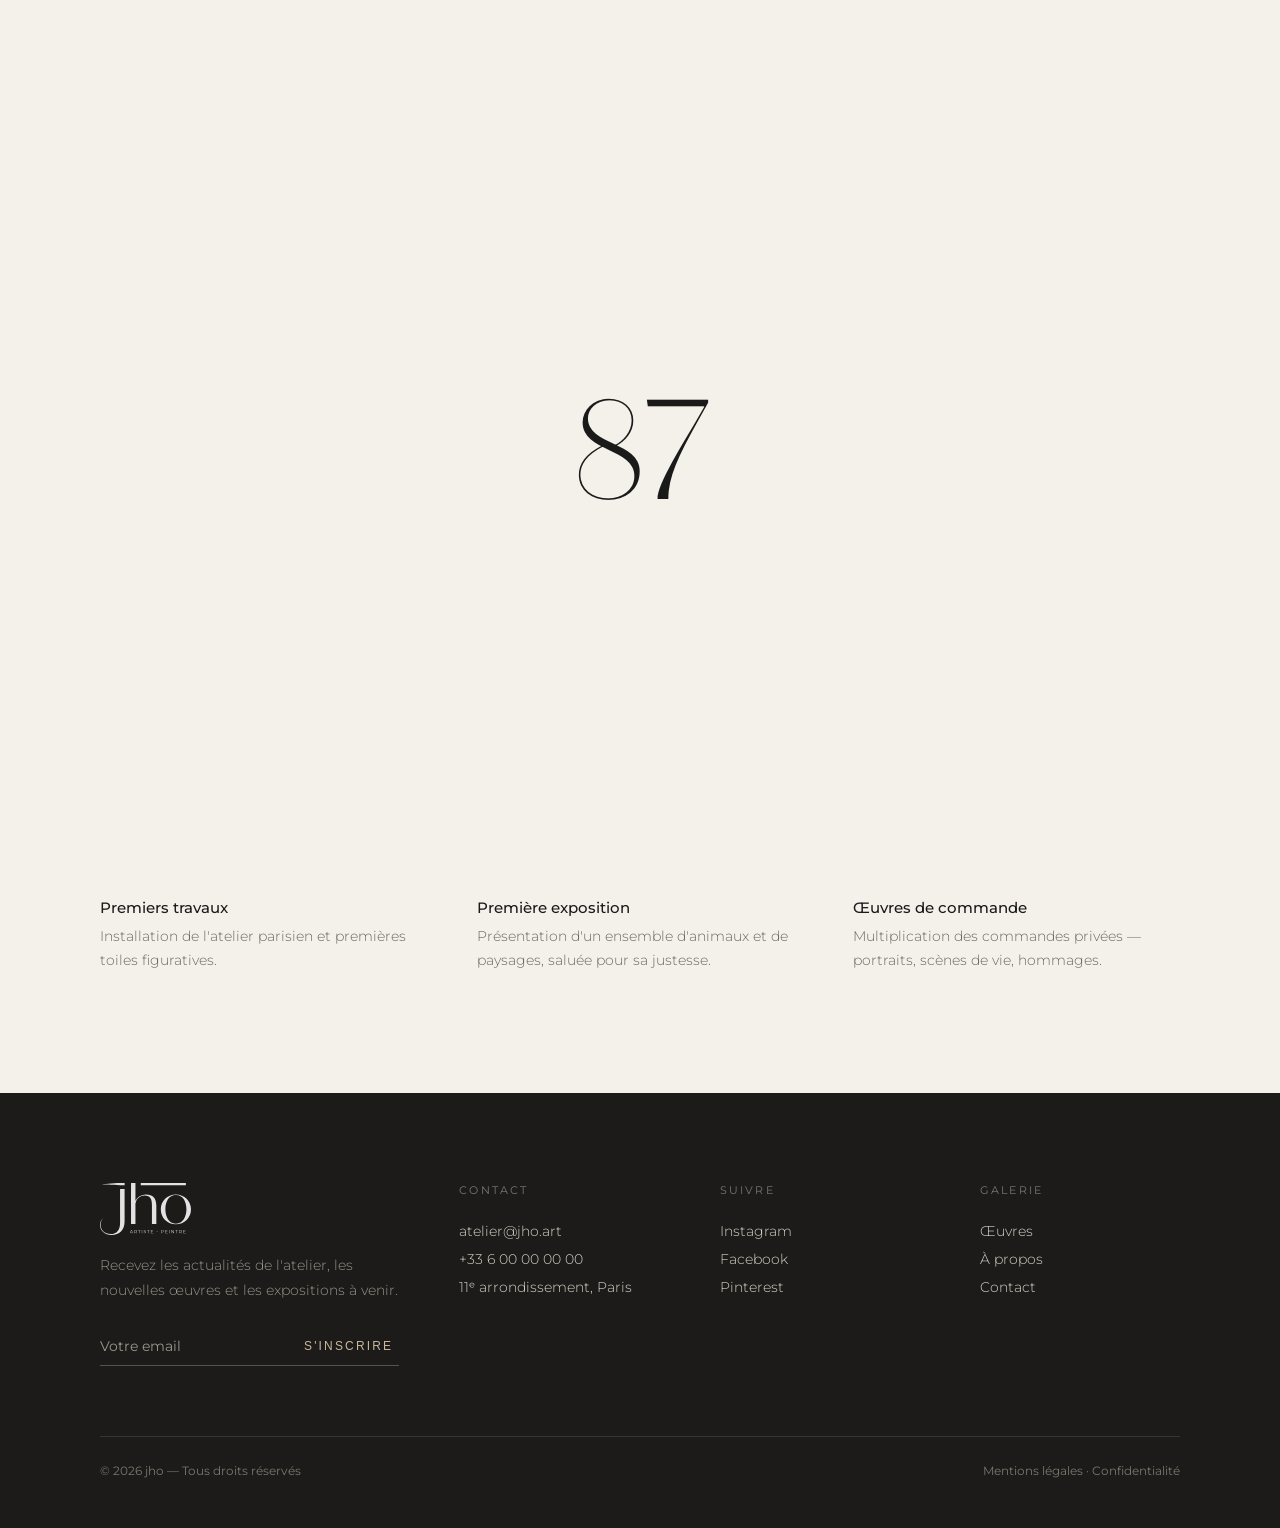
<file: a-propos.html>
<!DOCTYPE html>
<html lang="fr">
<head>
<meta charset="utf-8">
<meta name="viewport" content="width=device-width, initial-scale=1">
<title>À propos — jho</title>
<meta name="description" content="jho, peintre du vivant. Atelier à Paris depuis 2012.">
<link rel="preconnect" href="https://fonts.googleapis.com">
<link rel="preconnect" href="https://fonts.gstatic.com" crossorigin>
<link href="https://fonts.googleapis.com/css2?family=Cormorant+Garamond:ital,wght@0,300;0,400;0,500;0,600;1,300;1,400&family=Montserrat:wght@300;400;500;600&display=swap" rel="stylesheet">
<link rel="stylesheet" href="assets/css/style.css">
<script src="assets/js/preloader.js" defer></script>
<script src="assets/js/smooth-scroll.js" defer></script>
<script src="assets/js/site-anim.js" defer></script>
<script src="assets/js/components.js" defer></script>
</head>
<body>
<div id="preloader" aria-hidden="true"><span class="preloader-num">0</span></div>

<jho-header active="a-propos"></jho-header>

<section class="about-intro">
  <div>
    <div class="eyebrow-muted">À propos</div>
    <h1>jho, peintre du vivant et de la matière.</h1>
    <p>Née à Paris, jho développe depuis 2012 une œuvre patiente, attentive aux textures et aux regards. Animaux, paysages, portraits — elle peint ce qu'elle observe longuement, jusqu'à ce qu'une présence émerge de la toile.</p>
    <p>Son atelier du 11ᵉ arrondissement est un lieu de lenteur. Là, la couleur se construit en couches, le temps devient un outil, et chaque geste cherche à dire la vie sans la figer.</p>
    <div class="quote">« Peindre, c'est apprendre à regarder deux fois. »</div>
  </div>
  <div class="portrait">
    <img src="assets/img/portrait.png" alt="Portrait de jho">
  </div>
</section>

<section class="milestones">
  <div class="milestones-grid">
    <div class="milestone">
      <div class="year">2012</div>
      <div class="title">Premiers travaux</div>
      <div class="text">Installation de l'atelier parisien et premières toiles figuratives.</div>
    </div>
    <div class="milestone">
      <div class="year">2018</div>
      <div class="title">Première exposition</div>
      <div class="text">Présentation d'un ensemble d'animaux et de paysages, saluée pour sa justesse.</div>
    </div>
    <div class="milestone">
      <div class="year">2024</div>
      <div class="title">Œuvres de commande</div>
      <div class="text">Multiplication des commandes privées — portraits, scènes de vie, hommages.</div>
    </div>
  </div>
</section>

<jho-footer></jho-footer>

</body>
</html>
</file>
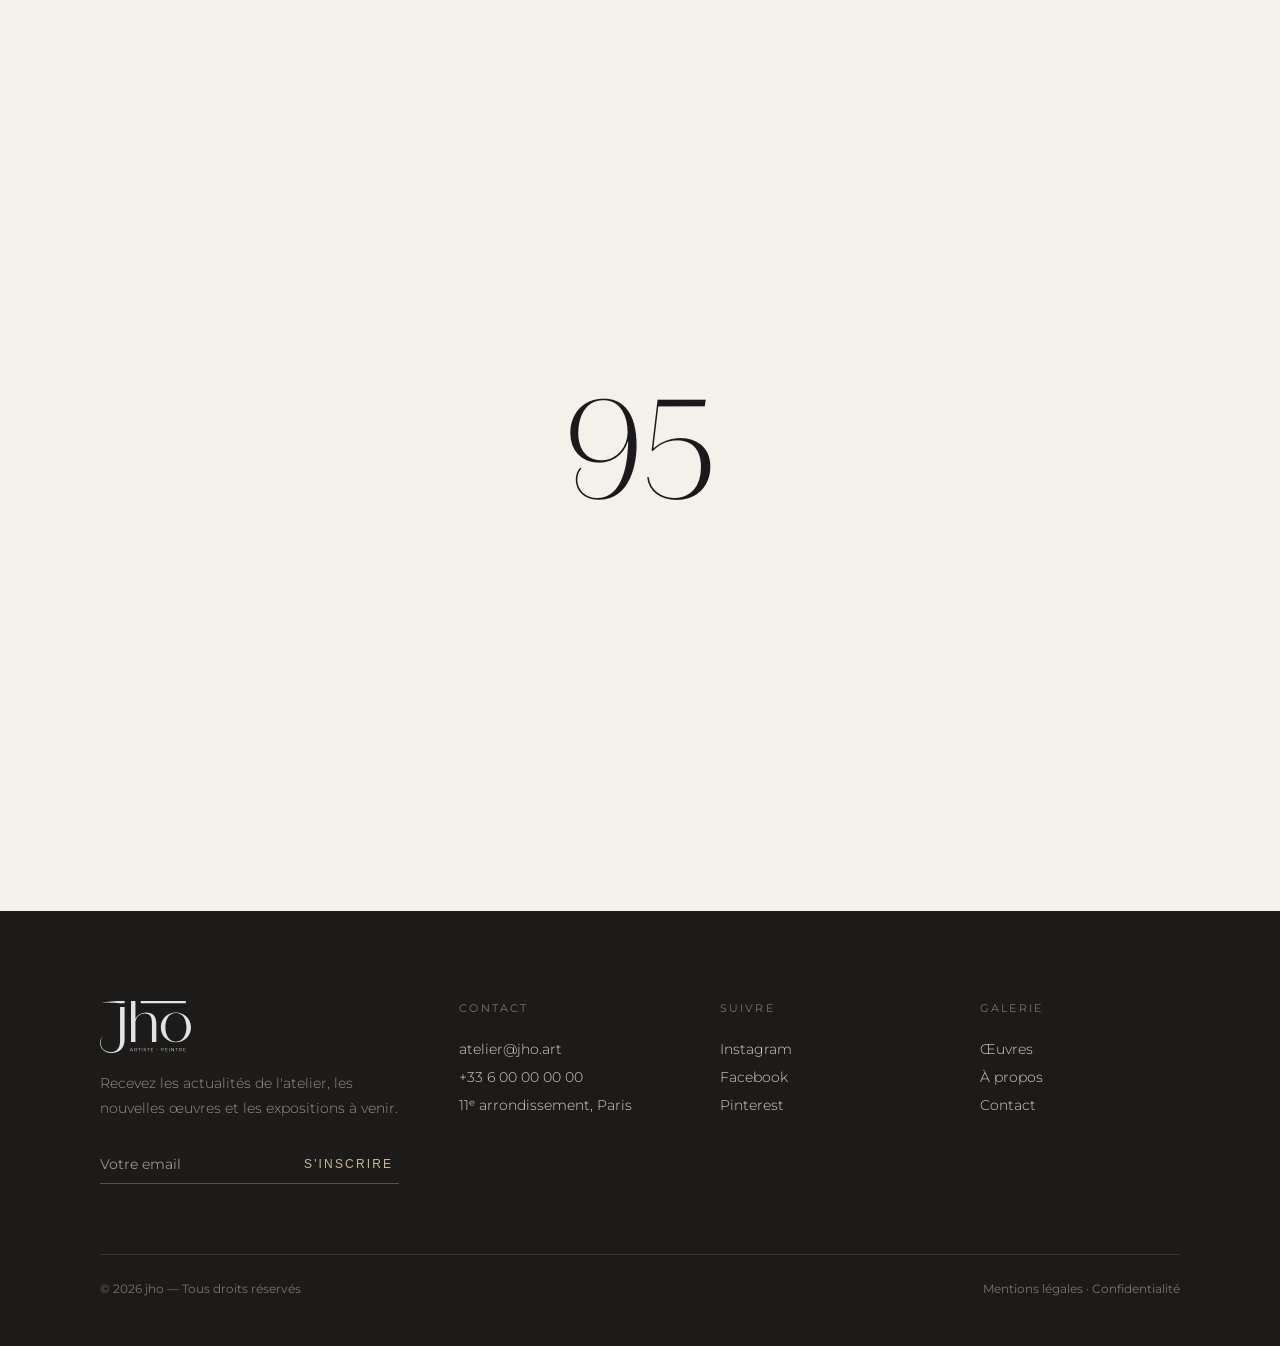
<file: contact.html>
<!DOCTYPE html>
<html lang="fr">
<head>
<meta charset="utf-8">
<meta name="viewport" content="width=device-width, initial-scale=1">
<title>Contact — jho</title>
<meta name="description" content="Contacter l'atelier de jho pour une œuvre, une commande ou une visite.">
<link rel="preconnect" href="https://fonts.googleapis.com">
<link rel="preconnect" href="https://fonts.gstatic.com" crossorigin>
<link href="https://fonts.googleapis.com/css2?family=Cormorant+Garamond:ital,wght@0,300;0,400;0,500;0,600;1,300;1,400&family=Montserrat:wght@300;400;500;600&display=swap" rel="stylesheet">
<link rel="stylesheet" href="assets/css/style.css">
<script src="assets/js/preloader.js" defer></script>
<script src="assets/js/smooth-scroll.js" defer></script>
<script src="assets/js/site-anim.js" defer></script>
<script src="assets/js/components.js" defer></script>
</head>
<body>
<div id="preloader" aria-hidden="true"><span class="preloader-num">0</span></div>

<jho-header active="contact"></jho-header>

<section class="contact">
  <div>
    <div class="eyebrow-muted">Contact</div>
    <h1>Écrire à l'atelier.</h1>
    <p class="lead">Pour toute demande d'œuvre, de commande ou de visite d'atelier, n'hésitez pas à laisser un message. Réponse sous quelques jours.</p>

    <div class="contact-info">
      <div>
        <div class="label">Email</div>
        <div class="value">atelier@jho.art</div>
      </div>
      <div>
        <div class="label">Téléphone</div>
        <div class="value">+33 6 00 00 00 00</div>
      </div>
      <div>
        <div class="label">Atelier</div>
        <div class="value">11ᵉ arrondissement, Paris</div>
      </div>
    </div>
  </div>

  <form class="contact-form" id="contact-form" novalidate>
    <div class="fields">
      <div class="field">
        <label for="nom">Nom</label>
        <input id="nom" type="text" placeholder="Votre nom" required>
      </div>
      <div class="field">
        <label for="email">Email</label>
        <input id="email" type="email" placeholder="vous@exemple.com" required>
      </div>
      <div class="field">
        <label for="message">Message</label>
        <textarea id="message" rows="5" placeholder="Votre message" required></textarea>
      </div>

      <!-- Vérification anti-spam : petit calcul aléatoire -->
      <div class="field">
        <label for="captcha">Vérification anti-spam</label>
        <div class="captcha-prompt">Combien font <span class="captcha-question">…</span> ?</div>
        <input id="captcha" type="text" inputmode="numeric" autocomplete="off" placeholder="Votre réponse" required>
        <div class="captcha-error" role="alert" hidden>Mauvaise réponse — un nouveau calcul vous est proposé.</div>
      </div>

      <div class="form-status" role="status" hidden></div>
      <button type="submit">Envoyer</button>
    </div>
  </form>
</section>

<jho-footer></jho-footer>

<script>
  (function () {
    var form = document.getElementById('contact-form');
    if (!form) return;
    var qEl   = form.querySelector('.captcha-question');
    var ans   = form.querySelector('#captcha');
    var err   = form.querySelector('.captcha-error');
    var status = form.querySelector('.form-status');
    var a, b;

    function newChallenge() {
      a = Math.floor(Math.random() * 9) + 1; // 1–9
      b = Math.floor(Math.random() * 9) + 1;
      qEl.textContent = a + ' + ' + b;
      ans.value = '';
    }
    newChallenge();

    form.addEventListener('submit', function (e) {
      e.preventDefault();
      status.hidden = true;

      // Vérification du calcul
      if (parseInt(ans.value, 10) !== a + b) {
        err.hidden = false;
        newChallenge();
        ans.focus();
        return;
      }
      err.hidden = true;

      // Validation OK → on ouvre le client mail avec le message pré-rempli
      var nom     = (form.querySelector('#nom').value || '').trim();
      var email   = (form.querySelector('#email').value || '').trim();
      var message = (form.querySelector('#message').value || '').trim();
      var subject = 'Message via le site — ' + (nom || 'sans nom');
      var body    = 'De : ' + nom + ' <' + email + '>\n\n' + message;
      window.location.href =
        'mailto:atelier@jho-artiste.com'
        + '?subject=' + encodeURIComponent(subject)
        + '&body='    + encodeURIComponent(body);

      status.textContent = 'Votre client mail s\'ouvre avec le message pré-rempli. Cliquez sur "Envoyer" dedans pour finaliser.';
      status.hidden = false;
      newChallenge();
    });
  })();
</script>
</body>
</html>
</file>
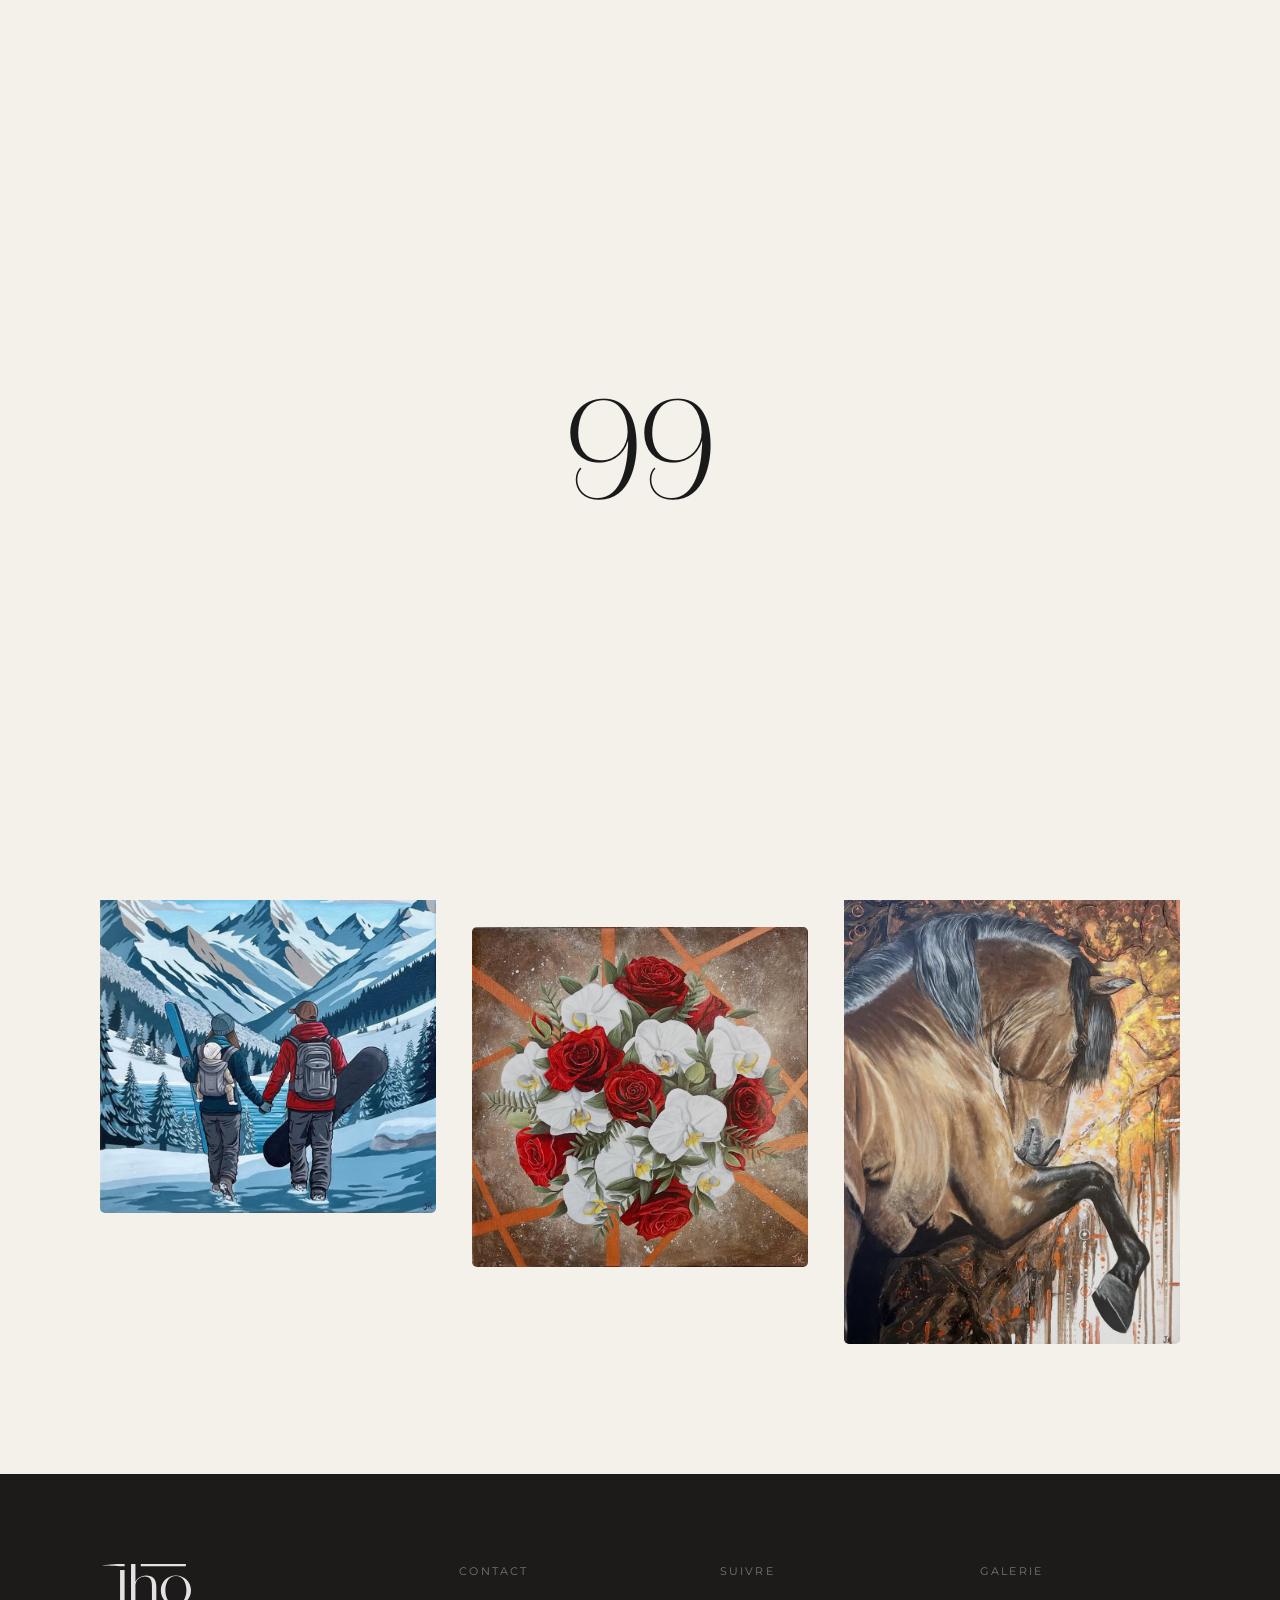
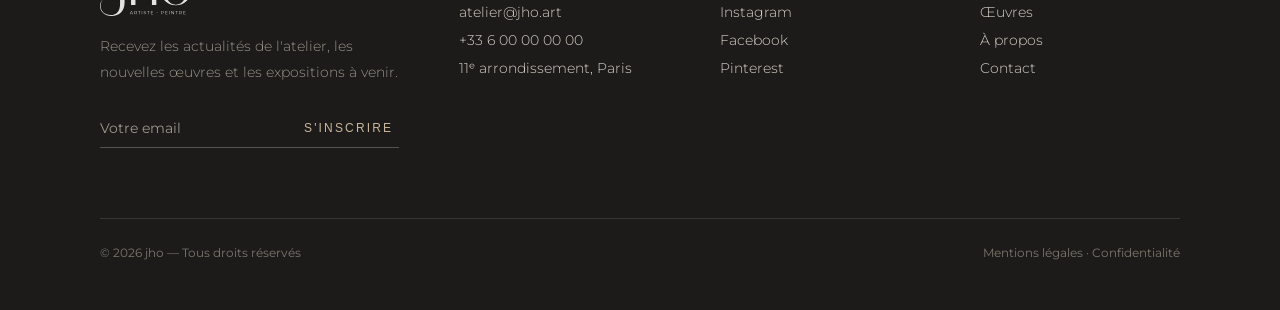
<file: galerie.html>
<!DOCTYPE html>
<html lang="fr">
<head>
<meta charset="utf-8">
<meta name="viewport" content="width=device-width, initial-scale=1">
<title>Galerie — jho</title>
<meta name="description" content="Galerie d'œuvres de jho — peintures originales.">
<link rel="preconnect" href="https://fonts.googleapis.com">
<link rel="preconnect" href="https://fonts.gstatic.com" crossorigin>
<link href="https://fonts.googleapis.com/css2?family=Cormorant+Garamond:ital,wght@0,300;0,400;0,500;0,600;1,300;1,400&family=Montserrat:wght@300;400;500;600&display=swap" rel="stylesheet">
<link rel="stylesheet" href="assets/css/style.css">
<script src="assets/js/preloader.js" defer></script>
<script src="assets/js/smooth-scroll.js" defer></script>
<script src="assets/js/site-anim.js" defer></script>
<script src="assets/js/components.js" defer></script>
<script src="assets/js/works.js" defer></script>
</head>
<body>
<div id="preloader" aria-hidden="true"><span class="preloader-num">0</span></div>

<jho-header active="galerie"></jho-header>

<section class="page-head">
  <div class="eyebrow-muted">Galerie</div>
  <h1>Œuvres</h1>
  <p>L'ensemble des toiles disponibles ou archivées. Cliquez sur une œuvre pour en découvrir le détail.</p>
</section>

<section class="filters">
  <nav class="filter-nav">
    <button type="button" class="filter-chip filter-reset active" data-group="reset">Tout</button>

    <div class="filter-menu" data-group="category">
      <button type="button" class="filter-trigger" aria-haspopup="true">
        <span class="label">Catégorie</span>
        <svg class="chevron" viewBox="0 0 12 12" width="10" height="10" aria-hidden="true">
          <path d="M2 4 L6 8 L10 4" fill="none" stroke="currentColor" stroke-width="1.5" stroke-linecap="round" stroke-linejoin="round"/>
        </svg>
      </button>
      <div class="filter-panel" role="menu">
        <button type="button" class="filter-chip" data-group="category" data-value="tableau">Tableau</button>
        <button type="button" class="filter-chip" data-group="category" data-value="vetement">Vêtement</button>
      </div>
    </div>

    <div class="filter-menu" data-group="status">
      <button type="button" class="filter-trigger" aria-haspopup="true">
        <span class="label">Disponibilité</span>
        <svg class="chevron" viewBox="0 0 12 12" width="10" height="10" aria-hidden="true">
          <path d="M2 4 L6 8 L10 4" fill="none" stroke="currentColor" stroke-width="1.5" stroke-linecap="round" stroke-linejoin="round"/>
        </svg>
      </button>
      <div class="filter-panel" role="menu">
        <button type="button" class="filter-chip" data-group="status" data-value="available">Disponible</button>
        <button type="button" class="filter-chip" data-group="status" data-value="sold">Vendue</button>
      </div>
    </div>

    <div class="filter-menu" data-group="kind">
      <button type="button" class="filter-trigger" aria-haspopup="true">
        <span class="label">Type</span>
        <svg class="chevron" viewBox="0 0 12 12" width="10" height="10" aria-hidden="true">
          <path d="M2 4 L6 8 L10 4" fill="none" stroke="currentColor" stroke-width="1.5" stroke-linecap="round" stroke-linejoin="round"/>
        </svg>
      </button>
      <div class="filter-panel" role="menu">
        <button type="button" class="filter-chip" data-group="kind" data-value="original">Jho création</button>
        <button type="button" class="filter-chip" data-group="kind" data-value="custom">Personnalisé</button>
      </div>
    </div>
  </nav>
</section>

<section class="works alone">
  <div class="works-grid" data-grid="all"></div>
</section>

<jho-footer></jho-footer>

<script>
  document.addEventListener('DOMContentLoaded', function () {
    JHO.renderGrid('[data-grid="all"]', { size: 'tall', enable3d: true });
    JHO.initFilters({ cards: '[data-grid="all"] .work-card' });
  });
</script>
</body>
</html>
</file>
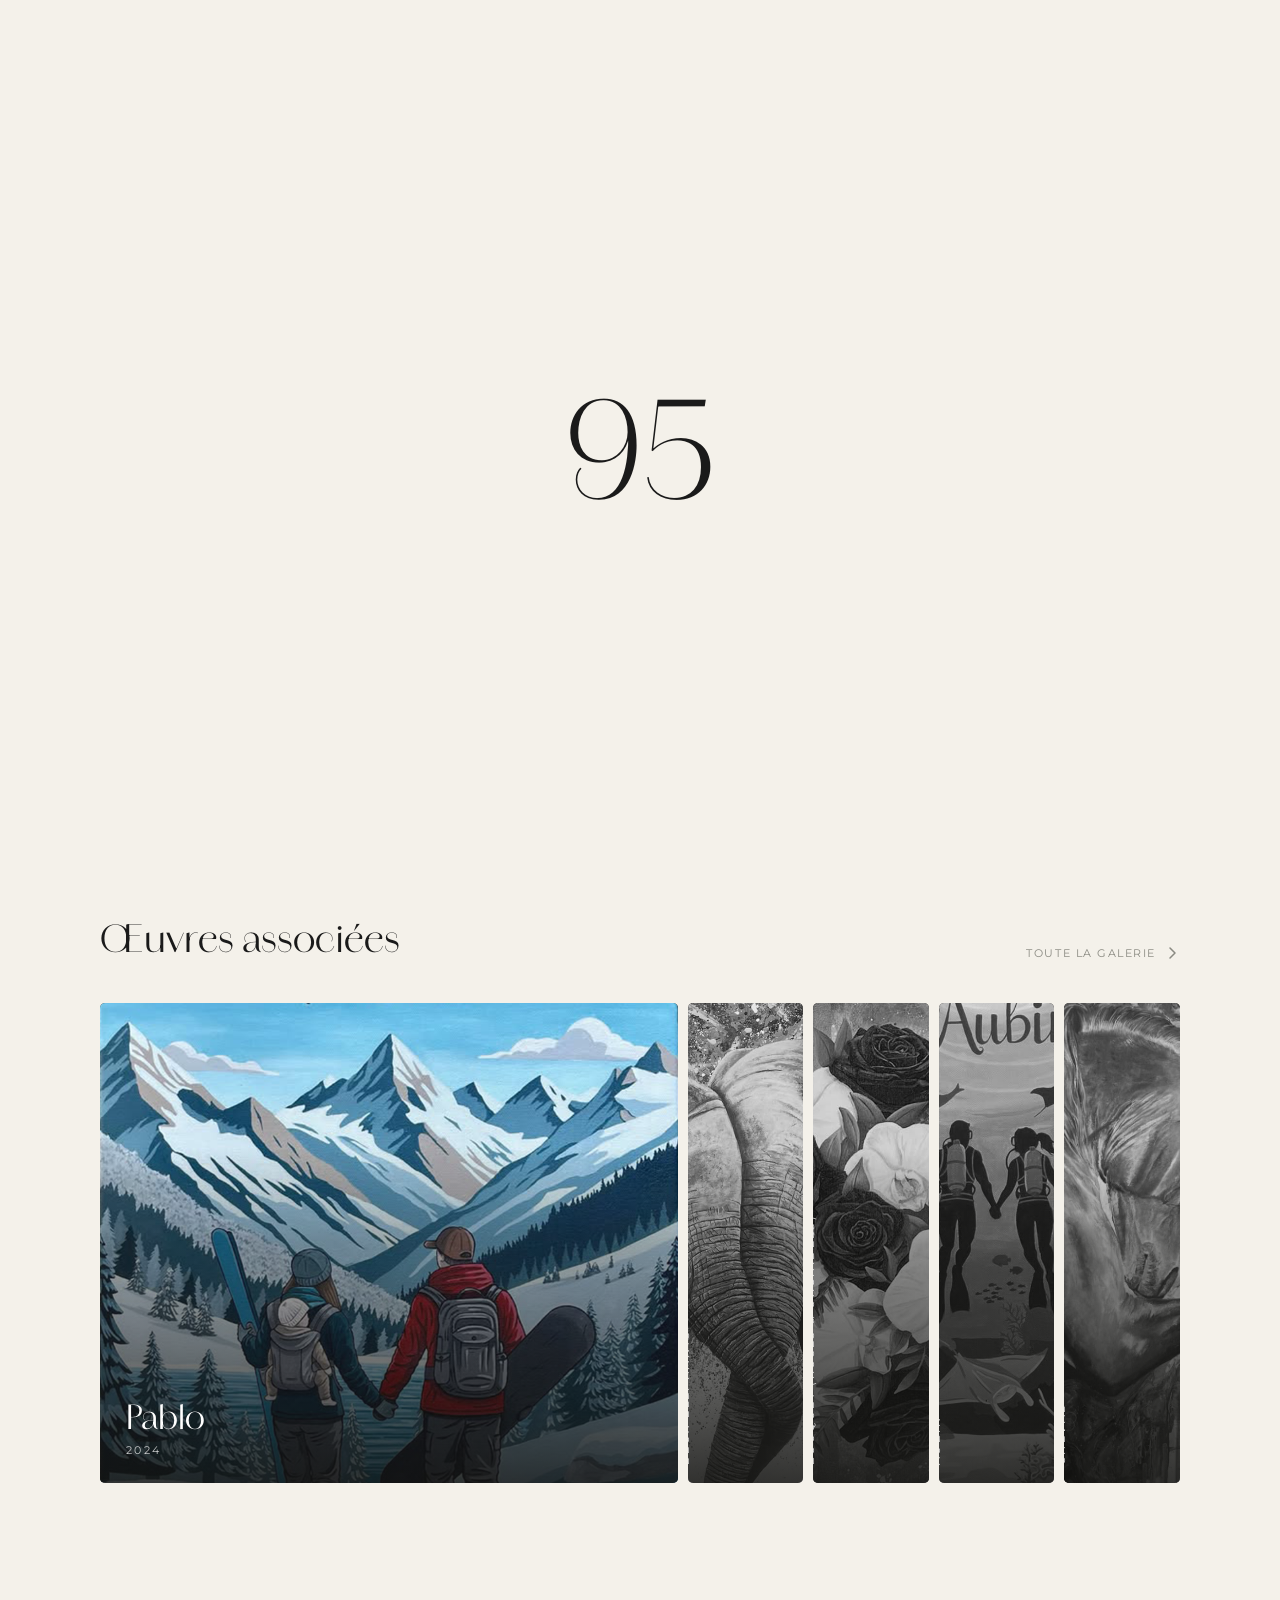
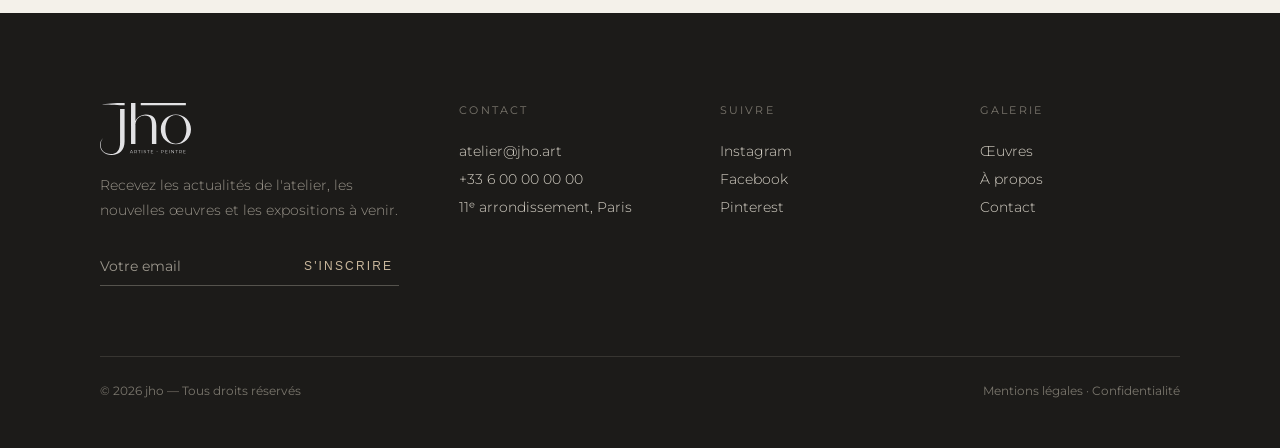
<file: oeuvre.html>
<!DOCTYPE html>
<html lang="fr">
<head>
<meta charset="utf-8">
<meta name="viewport" content="width=device-width, initial-scale=1">
<title>Œuvre — jho</title>
<meta name="description" content="Détail d'une œuvre de jho.">
<link rel="preconnect" href="https://fonts.googleapis.com">
<link rel="preconnect" href="https://fonts.gstatic.com" crossorigin>
<link href="https://fonts.googleapis.com/css2?family=Cormorant+Garamond:ital,wght@0,300;0,400;0,500;0,600;1,300;1,400&family=Montserrat:wght@300;400;500;600&display=swap" rel="stylesheet">
<link rel="stylesheet" href="assets/css/style.css">
<script src="assets/js/preloader.js" defer></script>
<script src="assets/js/smooth-scroll.js" defer></script>
<script src="assets/js/site-anim.js" defer></script>
<script src="assets/js/components.js" defer></script>
<script src="assets/js/works.js" defer></script>
</head>
<body>
<div id="preloader" aria-hidden="true"><span class="preloader-num">0</span></div>

<jho-header active="galerie"></jho-header>

<div class="back-bar">
  <a href="galerie.html" class="back-btn">
    <svg width="16" height="16" viewBox="0 0 16 16" fill="none" aria-hidden="true">
      <path d="M10 3L5 8L10 13" stroke="currentColor" stroke-width="1.5" stroke-linecap="round" stroke-linejoin="round"/>
    </svg>
    Retour
  </a>
</div>

<section class="work-detail">

  <!-- Colonne gauche : carrousel + loupe + nav -->
  <div class="work-carousel-col">
    <div class="carousel-row">
      <button class="carousel-arrow carousel-prev" id="carouselPrev" aria-label="Précédent" hidden>
        <svg width="18" height="18" viewBox="0 0 18 18" fill="none" aria-hidden="true">
          <path d="M11 4L6 9L11 14" stroke="currentColor" stroke-width="1.5" stroke-linecap="round" stroke-linejoin="round"/>
        </svg>
      </button>

      <div class="work-carousel-wrap" id="carouselWrap">
        <div class="carousel-slides" id="carouselSlides"></div>

        <!-- Loupe : calque cloné zoomé + cercle décoratif -->
        <div class="lens-clone" id="lensClone">
          <img id="lensCloneImg" src="" alt="" aria-hidden="true" draggable="false">
        </div>
        <div class="lens-ring" id="lensRing"></div>
      </div>

      <button class="carousel-arrow carousel-next" id="carouselNext" aria-label="Suivant" hidden>
        <svg width="18" height="18" viewBox="0 0 18 18" fill="none" aria-hidden="true">
          <path d="M7 4L12 9L7 14" stroke="currentColor" stroke-width="1.5" stroke-linecap="round" stroke-linejoin="round"/>
        </svg>
      </button>
    </div>
    <!-- Dots en dehors de l'image, sous la colonne -->
    <div class="carousel-dots" id="carouselDots"></div>
  </div>

  <!-- Colonne droite : infos -->
  <div class="work-info">
    <h1 data-field="title-h1">…</h1>
    <p class="lead" data-field="description">…</p>

    <div class="specs" data-field="specs"></div>

    <details class="learn-more">
      <summary>En savoir plus</summary>
      <p>Cette œuvre a été réalisée entièrement à la main par l'artiste, avec de la peinture acrylique sur toile. Chaque détail est travaillé couche par couche, dans une démarche intuitive mêlant matière et couleur. Une pièce unique, signée et numérotée.</p>
    </details>

    <div class="price" data-field="price-block" hidden>
      <span class="label">Prix</span>
      <span class="value" data-field="price">—</span>
    </div>

    <a href="contact.html" class="cta-link">Demander cette œuvre</a>
  </div>
</section>

<section class="related-works">
  <div class="related-head">
    <h2>Œuvres associées</h2>
    <a href="galerie.html" class="back-btn back-btn-forward">
      Toute la galerie
      <svg width="16" height="16" viewBox="0 0 16 16" fill="none" aria-hidden="true">
        <path d="M6 3L11 8L6 13" stroke="currentColor" stroke-width="1.5" stroke-linecap="round" stroke-linejoin="round"/>
      </svg>
    </a>
  </div>
  <ul class="expanding-cards" data-grid="related"></ul>
</section>

<jho-footer></jho-footer>

<script>
  document.addEventListener('DOMContentLoaded', function () {
    var slug = new URLSearchParams(location.search).get('w');
    var work = (slug && JHO.findWork(slug)) || window.JHO_WORKS[0];
    if (!work) return;

    document.title = work.title + ' — jho';

    var $ = function (sel) { return document.querySelector(sel); };
    var setText = function (sel, txt) { var el = $(sel); if (el) el.textContent = txt; };

    setText('[data-field="title-h1"]',    work.title);
    if (window.JHO_ANIM) window.JHO_ANIM.animTitle($('[data-field="title-h1"]'));
    setText('[data-field="description"]', work.description || '');

    var kindLabel         = { original: 'Jho création', custom: 'Personnalisé' }[work.kind] || '—';
    var categoryLabel     = { tableau:  'Tableau',      vetement: 'Vêtement'    }[work.category] || 'Tableau';
    var availabilityLabel = { available: 'Disponible',  sold: 'Vendu'           }[work.status] || '—';

    var specs = [
      ['Année',         work.year],
      ['Type',          kindLabel],
      ['Catégorie',     categoryLabel],
      ['Dimensions',    work.size],
      ['Disponibilité', availabilityLabel],
    ];
    $('[data-field="specs"]').innerHTML = specs.map(function (row) {
      return '<div class="spec-row"><span class="k">' + JHO.escapeHtml(row[0]) + '</span><span class="v">' + JHO.escapeHtml(row[1]) + '</span></div>';
    }).join('');

    if (work.price) {
      $('[data-field="price-block"]').hidden = false;
      setText('[data-field="price"]', work.price);
    }

    var images = (work.images && work.images.length) ? work.images : (work.img ? [work.img] : []);
    JHO.initCarousel(images, work);

    JHO.renderExpandingCards('[data-grid="related"]', { exclude: work.slug, limit: 5 });
  });
</script>
</body>
</html>
</file>
<file: assets/css/style.css>
@font-face { font-family:'Amandine'; src:url('../fonts/Amandine-Light.otf') format('opentype'); font-weight:300; font-style:normal; font-display:swap; }
@font-face { font-family:'Amandine'; src:url('../fonts/Amandine-LightItalic.otf') format('opentype'); font-weight:300; font-style:italic; font-display:swap; }
@font-face { font-family:'Amandine'; src:url('../fonts/Amandine-Regular.otf') format('opentype'); font-weight:400; font-style:normal; font-display:swap; }
@font-face { font-family:'Amandine'; src:url('../fonts/Amandine-Italic.otf') format('opentype'); font-weight:400; font-style:italic; font-display:swap; }

:root {
  --bg: #f4f1ea;
  --bg-white: #ffffff;
  --ink: #1a1a1a;
  --ink-soft: #403d37;
  --muted: #8a8a82;
  --muted-2: #6b675f;
  --line: #ece9e2;
  --line-2: #e2ded4;
  --line-3: #d8d3c8;
  --line-4: #cfc9bd;
  --green: #3d5a4c;
  --dark: #1c1b19;
  --dark-soft: #d8d3c8;
  --dark-muted: #9a958b;
  --dark-muted-2: #7a766d;
  --beige-deep: #c9b79c;
  --serif: 'Amandine', 'Cormorant Garamond', serif;
  --sans: 'Montserrat', sans-serif;
}

* { box-sizing: border-box; }
html, body { margin: 0; }
body {
  background: var(--bg);
  color: var(--ink);
  font-family: var(--sans);
  overflow-x: hidden;
}
img { max-width: 100%; display: block; }

/* ===== Transition de page (panneau qui glisse depuis la droite + courbe) ===== */
/* Cover initial — actif du premier paint jusqu'à ce que le JS monte l'overlay SVG.
   Évite le flash de la nouvelle page entre nav et exécution de components.js. */
body::before {
  content: '';
  position: fixed;
  inset: 0;
  background: var(--bg);
  z-index: 8999;
  pointer-events: none;
}
body.pt-ready::before { display: none; }

.page-transition {
  position: fixed;
  top: 0;
  right: 0;
  width: 100vw;
  height: 100dvh;
  z-index: 9000;
  background: var(--bg);
  transform: translateX(calc(100% + 100px));
  transition: transform .8s cubic-bezier(.76, 0, .24, 1);
  pointer-events: none;
  will-change: transform;
}
.page-transition.cover    { transform: translateX(0); }
.page-transition.active   { pointer-events: auto; }
.page-transition .pt-curve {
  position: absolute;
  top: 0;
  left: -99px;
  width: 100px;
  height: 100%;
  fill: var(--bg);
  stroke: none;
  pointer-events: none;
  overflow: visible;
}
.page-transition .pt-curve path { will-change: d; }

/* ===== Header (slide-in, inspired by 21st.dev) ===== */
.brand-mark {
  position: fixed;
  top: 22px;
  left: 32px;
  z-index: 60;
  display: inline-flex;
  align-items: center;
  text-decoration: none;
  mix-blend-mode: difference;
}
.brand-mark img {
  display: block;
  height: 34px;
  width: auto;
  filter: invert(1);
}
.menu-toggle {
  position: fixed;
  top: 20px;
  right: 20px;
  z-index: 60;
  width: 48px;
  height: 48px;
  background: var(--bg);
  border: none;
  border-radius: 5px;
  padding: 0;
  cursor: pointer;
  display: flex;
  align-items: center;
  justify-content: center;
}
.menu-toggle .bars {
  position: relative;
  width: 28px;
  height: 18px;
}
.menu-toggle .bars span {
  position: absolute;
  left: 0;
  width: 28px;
  height: 2px;
  background: var(--ink);
  transition: transform .35s cubic-bezier(.76,0,.24,1), opacity .25s ease;
}
.menu-toggle .bars span:nth-child(1) { top: 0; }
.menu-toggle .bars span:nth-child(2) { top: 8px; }
.menu-toggle .bars span:nth-child(3) { top: 16px; }
.menu-toggle.active .bars span:nth-child(1) { transform: translateY(8px) rotate(45deg); }
.menu-toggle.active .bars span:nth-child(2) { opacity: 0; }
.menu-toggle.active .bars span:nth-child(3) { transform: translateY(-8px) rotate(-45deg); }

.menu-panel {
  position: fixed;
  top: 0;
  right: 0;
  height: 100dvh;
  width: 100vw;
  max-width: 640px;
  z-index: 40;
  background: var(--bg);
  transform: translateX(calc(100% + 100px));
  transition: transform .8s cubic-bezier(.76,0,.24,1);
  will-change: transform;
}
.menu-panel.open { transform: translateX(0); }

.menu-curve {
  position: absolute;
  top: 0;
  left: -99px;
  width: 100px;
  height: 100%;
  fill: var(--bg);
  stroke: none;
  pointer-events: none;
}

.menu-inner {
  height: 100%;
  padding-top: 88px;
  display: flex;
  flex-direction: column;
  justify-content: space-between;
}
.menu-content {
  padding: 0 80px;
}
.menu-label {
  color: var(--ink);
  border-bottom: 1px solid rgba(0,0,0,.25);
  text-transform: uppercase;
  font-size: 11px;
  letter-spacing: .22em;
  padding-bottom: 14px;
  margin-bottom: 4px;
}
.menu-nav { display: flex; flex-direction: column; }
.menu-link {
  display: flex;
  align-items: baseline;
  gap: 14px;
  padding: 28px 0;
  border-bottom: 1px solid rgba(0,0,0,.25);
  text-decoration: none;
  color: var(--ink);
  text-transform: uppercase;
  overflow: hidden;
  position: relative;
}
.menu-link .num {
  font-family: var(--serif);
  font-size: 36px;
  font-weight: 300;
  color: var(--ink);
  flex: 0 0 auto;
}
.menu-link .word {
  font-family: var(--serif);
  font-size: 38px;
  font-weight: 300;
  letter-spacing: .02em;
  color: var(--ink);
  display: inline-block;
  transition: transform .5s cubic-bezier(.76,0,.24,1), color .4s ease;
}
.menu-link:hover .word { transform: translateX(16px); color: var(--green); }
.menu-link.active .word { font-style: italic; }

.menu-footer {
  display: flex;
  justify-content: space-between;
  align-items: center;
  padding: 20px 80px 28px;
  font-size: 11px;
  letter-spacing: .22em;
  text-transform: uppercase;
  color: var(--ink);
}
.menu-footer a {
  color: var(--ink);
  text-decoration: none;
  transition: color .3s ease;
}
.menu-footer a:hover { color: var(--green); }

.menu-overlay {
  position: fixed;
  inset: 0;
  z-index: 35;
  background: rgba(20,20,18,.18);
  opacity: 0;
  pointer-events: none;
  transition: opacity .6s ease;
}
.menu-overlay.open { opacity: 1; pointer-events: auto; }

/* ===== Hero ===== */
.hero {
  position: relative;
  width: 100%;
  height: 100vh;
  height: 100dvh;
  background: #f4f1ea;
  overflow: hidden;
}
.hero > img,
.hero > video {
  position: absolute; inset: 0;
  width: 100%; height: 100%;
  object-fit: cover;
  z-index: 0;
}
.hero .veil { z-index: 1; }
.hero .content { z-index: 3; }

/* Ink reveal — masque "toile" que la souris essuie pour révéler la vidéo */
.ink-reveal-canvas {
  position: absolute; inset: 0;
  z-index: 2;
  cursor: none;
  display: block;
}
.hero .content { pointer-events: none; }
.hero .content .cta { pointer-events: auto; }
@media (prefers-reduced-motion: reduce) {
  .ink-reveal-canvas { display: none; }
  .hero .content { pointer-events: auto; }
}
.hero .placeholder-label {
  position: absolute; left: 50%; top: 50%;
  transform: translate(-50%, -50%);
  font-family: ui-monospace, 'SF Mono', 'Courier New', monospace;
  font-size: 11px; letter-spacing: .22em; text-transform: uppercase;
  color: #5f5a52;
}
.hero .veil {
  position: absolute; inset: 0;
  background: linear-gradient(to bottom,
    rgba(255, 255, 255, 0) 0%,
    rgba(244, 241, 234, 0) 55%,
    rgba(244, 241, 234, 0.55) 82%,
    #f4f1ea 100%);
}
.hero .content {
  position: absolute; inset: 0;
  display: flex; flex-direction: column;
  align-items: center; justify-content: center;
  text-align: center; color: var(--ink);
  padding: 0 60px;
}
.hero .eyebrow {
  font-size: 13px; letter-spacing: .34em; text-transform: uppercase;
  color: var(--muted); margin-bottom: 30px;
}
.hero h1 {
  font-family: var(--serif);
  font-weight: 300;
  font-size: 120px;
  line-height: .96;
  letter-spacing: .01em;
  margin: 0;
}
.hero .sub {
  font-family: var(--serif);
  font-style: italic;
  font-weight: 300;
  font-size: 26px;
  margin-top: 26px;
  color: var(--ink-soft);
}
.hero .cta {
  display: inline-block;
  margin-top: 46px;
  padding: 16px 44px;
  border-radius: 5px;
  border: 1px solid rgba(26, 26, 26, .35);
  color: var(--ink);
  text-decoration: none;
  font-size: 12px;
  letter-spacing: .22em;
  text-transform: uppercase;
  transition: all .4s ease;
}
.hero .cta:hover {
  background: var(--green);
  border-color: var(--green);
  color: var(--bg);
}

/* ===== Intro section ===== */
.intro {
  display: grid;
  grid-template-columns: 380px 1fr;
  gap: 80px;
  padding: 120px 100px;
  align-items: center;
}
.intro .portrait {
  position: relative;
  width: 100%;
  height: 460px;
  background: repeating-linear-gradient(45deg, #e7e3da, #e7e3da 11px, #efece4 11px, #efece4 22px);
  overflow: hidden;
}
.intro .portrait img,
.about-intro .portrait img {
  position: absolute; inset: 0;
  width: 100%; height: 100%;
  object-fit: cover;
  border-radius: 5px;
}
.intro .portrait .placeholder-label {
  position: absolute; left: 50%; top: 50%;
  transform: translate(-50%, -50%);
  font-family: ui-monospace, 'SF Mono', 'Courier New', monospace;
  font-size: 10px; letter-spacing: .2em; text-transform: uppercase;
  color: #a8a399;
}
.eyebrow-muted {
  font-size: 12px;
  letter-spacing: .22em;
  text-transform: uppercase;
  color: var(--muted);
  margin-bottom: 24px;
}
.intro h2 {
  font-family: var(--serif);
  font-weight: 400;
  font-size: 44px;
  line-height: 1.18;
  margin: 0 0 30px;
  max-width: 620px;
}
.intro p {
  font-weight: 300;
  font-size: 17px;
  line-height: 1.85;
  color: var(--ink-soft);
  max-width: 560px;
  margin: 0;
}
.intro .signature {
  margin-top: 36px;
  font-family: var(--serif);
  font-style: italic;
  font-size: 22px;
  color: var(--green);
}

/* ===== Zoom parallax (accueil) — reproduction exacte du composant ZoomParallax ===== */
.zoom-parallax {
  position: relative;
  height: 300vh;
}
.zoom-stage {
  position: sticky;
  top: 0;
  height: 100vh;
  width: 100%;
  overflow: hidden;
  background: var(--bg);
}
.zp-bg-text {
  position: absolute;
  top: calc(50% - 30px - 8vh);
  left: 50%;
  transform: translate(-50%, -50%);
  z-index: 0;
  margin: 0;
  font-family: var(--serif);
  font-weight: 400;
  font-size: 44px;
  line-height: 1.18;
  color: var(--ink);
  text-align: center;
  pointer-events: none;
  white-space: nowrap;
  opacity: 0;
}
.zp-bg-group {
  position: absolute;
  top: calc(50% + 36px - 8vh);
  left: 50%;
  transform: translateX(-50%);
  z-index: 1;
  width: min(540px, calc(100vw - 48px));
  display: flex;
  flex-direction: column;
  align-items: center;
  gap: 28px;
}
.zp-bg-sub {
  margin: 0;
  font-family: var(--sans);
  font-weight: 300;
  font-size: 17px;
  line-height: 1.85;
  color: var(--ink-soft);
  text-align: center;
  pointer-events: none;
  opacity: 0;
  transform: translateY(-12px);
  transition: opacity .5s ease, transform .5s ease;
}
.zp-bg-sub.visible {
  opacity: 1;
  transform: translateY(0);
}
.zp-bg-cta {
  opacity: 0;
  display: inline-block;
  padding: 16px 44px;
  border-radius: 5px;
  border: 1px solid rgba(26, 26, 26, .35);
  color: var(--ink);
  text-decoration: none;
  font-size: 12px;
  letter-spacing: .22em;
  text-transform: uppercase;
  white-space: nowrap;
  transform: translateY(-12px);
  transition: opacity .5s ease .1s, transform .5s ease .1s, background .4s ease, border-color .4s ease, color .4s ease;
}
.zp-bg-cta.visible {
  opacity: 1;
  transform: translateY(0);
}
.zp-bg-cta:hover {
  background: var(--green);
  border-color: var(--green);
  color: var(--bg);
}
.zp-tile {
  position: absolute;
  top: 0;
  left: 0;
  width: 100%;
  height: 100%;
  display: flex;
  align-items: center;
  justify-content: center;
  transform-origin: center;
  will-change: transform;
}
.zp-inner {
  position: relative;
  width: 25vw;
  height: 25vh;
  overflow: hidden;
  border-radius: 5px;
}
.zp-link, .zp-link img {
  display: block;
  width: 100%;
  height: 100%;
}
.zp-link img {
  object-fit: cover;
}
/* Positions/tailles exactes des 7 tuiles (composant d'origine) */
.zp-i1 .zp-inner {
  width: 25vw; height: 25vh;
}
.zp-i2 .zp-inner {
  top: -30vh; left: 5vw;
  width: 35vw; height: 30vh;
}
.zp-i3 .zp-inner {
  top: -10vh; left: -25vw;
  width: 20vw; height: 45vh;
}
.zp-i4 .zp-inner {
  left: 27.5vw;
  width: 25vw; height: 25vh;
}
.zp-i5 .zp-inner {
  top: 27.5vh; left: 5vw;
  width: 20vw; height: 25vh;
}
.zp-i6 .zp-inner {
  top: 27.5vh; left: -22.5vw;
  width: 30vw; height: 25vh;
}
.zp-i7 .zp-inner {
  top: 22.5vh; left: 25vw;
  width: 15vw; height: 15vh;
}

/* ===== Works grid ===== */
.works {
  padding: 40px 100px 130px;
}
.works.alone {
  padding: 0 100px 130px;
}
.works-head {
  display: flex;
  align-items: flex-end;
  justify-content: space-between;
  margin-bottom: 48px;
}
.works-head h2 {
  font-family: var(--serif);
  font-weight: 400;
  font-size: 40px;
  margin: 0;
}
.works-head .link,
.link-underline {
  font-size: 12px;
  letter-spacing: .18em;
  text-transform: uppercase;
  color: var(--green);
  text-decoration: none;
  border-bottom: 1px solid var(--green);
  padding-bottom: 4px;
}
.works-grid {
  display: grid;
  grid-template-columns: repeat(3, 1fr);
  gap: 18px;
}
.work-card {
  position: relative;
  height: 380px;
  cursor: pointer;
  text-decoration: none;
  display: block;
  color: inherit;
  overflow: hidden;
}
.work-card.tall { height: 400px; }
.work-card.short { height: 360px; }
.work-card img {
  position: absolute; inset: 0;
  width: 100%; height: 100%;
  object-fit: cover;
  z-index: 1;
  transition: transform .8s ease;
}
.work-card:hover img { transform: scale(1); }
.work-card .size {
  position: absolute; left: 50%; top: 50%;
  transform: translate(-50%, -50%);
  font-family: ui-monospace, 'SF Mono', 'Courier New', monospace;
  font-size: 10px; letter-spacing: .18em; text-transform: uppercase;
  z-index: 0;
}
.work-card .overlay {
  position: absolute; inset: 0;
  z-index: 2;
  display: flex; flex-direction: column; justify-content: flex-end;
  padding: 26px;
  background: linear-gradient(to top, rgba(20,20,18,.62), transparent 60%);
  color: var(--bg);
  opacity: 0;
  transition: opacity .5s ease;
}
.work-card.short .overlay { padding: 24px; }
.work-card:hover .overlay { opacity: 1; }
.work-card .overlay .title {
  font-family: var(--serif);
  font-size: 26px;
}
.work-card.short .overlay .title { font-size: 24px; }
.work-card .overlay .meta {
  font-size: 12px;
  letter-spacing: .1em;
  color: var(--dark-soft);
  margin-top: 6px;
}

/* Galerie — filtres */
.filters {
  padding: 0 100px 48px;
  display: flex;
  align-items: baseline;
  justify-content: flex-end;
  gap: 32px;
  font-size: 12px;
  letter-spacing: .16em;
  text-transform: uppercase;
  flex-wrap: wrap;
}
.filters-title { color: var(--muted); }

.filter-nav {
  display: flex;
  gap: 8px;
  flex-wrap: wrap;
  align-items: center;
  position: relative;
}

.filter-chip {
  background: none;
  border: none;
  padding: 4px 0;
  font: inherit;
  letter-spacing: inherit;
  text-transform: inherit;
  color: var(--muted);
  cursor: pointer;
  border-bottom: 1px solid transparent;
  transition: color .3s ease, border-color .3s ease;
}
.filter-chip:hover { color: var(--ink); }
.filter-chip.active {
  color: var(--ink);
  border-bottom-color: var(--ink);
}

/* Boutons filtres : style aligné sur le CTA du hero */
.filter-reset,
.filter-trigger {
  display: inline-flex;
  align-items: center;
  gap: 10px;
  background: none;
  border: 1px solid rgba(26, 26, 26, .35);
  border-radius: 5px;
  padding: 14px 28px;
  font: inherit;
  font-size: 12px;
  letter-spacing: .22em;
  text-transform: uppercase;
  color: var(--ink);
  cursor: pointer;
  text-decoration: none;
  transition: all .4s ease;
}
.filter-reset:hover,
.filter-trigger:hover,
.filter-trigger:focus-visible {
  background: var(--green);
  border-color: var(--green);
  color: var(--bg);
  outline: none;
}
.filter-reset.active,
.filter-trigger.active {
  background: var(--green);
  border-color: var(--green);
  color: var(--bg);
}

.filter-menu { position: relative; }

.filter-trigger .chevron {
  transition: transform .25s ease;
  opacity: .8;
}
.filter-menu.open .filter-trigger .chevron { transform: rotate(180deg); }
.filter-menu.open .filter-trigger {
  background: var(--green);
  border-color: var(--green);
  color: var(--bg);
}

.filter-panel {
  position: absolute;
  top: calc(100% + 10px);
  right: 0;
  min-width: 200px;
  display: none;
  flex-direction: column;
  gap: 2px;
  padding: 10px;
  background: var(--bg-white);
  border: 1px solid var(--line);
  border-radius: 5px;
  box-shadow: 0 12px 32px rgba(0,0,0,.08);
  z-index: 20;
  animation: filterPanelIn .18s ease;
}
.filter-menu.open .filter-panel { display: flex; }

.filter-panel .filter-chip {
  position: relative;
  text-align: left;
  padding: 8px 12px 8px 30px;
  border: 1px solid transparent;
  border-bottom: 1px solid transparent;
  border-radius: 5px;
  align-self: stretch;
  transition: background .2s ease, color .2s ease, border-color .2s ease;
}
.filter-panel .filter-chip:hover {
  background: rgba(0,0,0,.04);
}
.filter-panel .filter-chip::before {
  content: '';
  position: absolute;
  left: 10px;
  top: 50%;
  transform: translateY(-50%);
  width: 12px;
  height: 12px;
  border: 1px solid var(--muted);
  border-radius: 5px;
  background: transparent;
  transition: background .2s ease, border-color .2s ease;
}
.filter-panel .filter-chip.active::before {
  background: var(--ink);
  border-color: var(--ink);
}
.filter-panel .filter-chip.active::after {
  content: '';
  position: absolute;
  left: 14px;
  top: 50%;
  width: 4px;
  height: 7px;
  border: solid var(--bg-white);
  border-width: 0 1.5px 1.5px 0;
  transform: translateY(-65%) rotate(45deg);
}
.filter-panel .filter-chip.active {
  color: var(--ink);
  border-bottom-color: transparent;
}

@keyframes filterPanelIn {
  from { opacity: 0; transform: translateY(-4px); }
  to   { opacity: 1; transform: translateY(0); }
}

/* Galerie — disposition en maçonnerie (3 colonnes, hauteurs naturelles) */
.works.alone .works-grid {
  display: block;
  column-count: 3;
  column-gap: 36px;
  perspective: 1500px;
}
.works.alone .work-card,
.works.alone .work-card.tall,
.works.alone .work-card.short {
  display: block;
  width: 100%;
  height: auto;
  min-height: 200px;
  margin: 0 0 36px;
  border-radius: 5px;
  break-inside: avoid;
  transform-style: preserve-3d;
  transition: transform .5s cubic-bezier(.2, .8, .2, 1), box-shadow .4s ease;
  --mx: 50%;
  --my: 50%;
  will-change: transform;
}
.works.alone .work-card img {
  position: static;
  width: 100%;
  height: auto;
  display: block;
}
.works.alone .work-card .size { display: none; }
.works.alone .work-card:hover {
  box-shadow: 0 24px 60px -20px rgba(20, 20, 18, .35);
}
.works.alone .work-card::after {
  content: '';
  position: absolute;
  inset: 0;
  z-index: 3;
  pointer-events: none;
  background: radial-gradient(circle at var(--mx) var(--my),
              rgba(255, 255, 255, .22) 0%,
              rgba(255, 255, 255, .08) 30%,
              transparent 60%);
  opacity: 0;
  transition: opacity .35s ease;
  mix-blend-mode: screen;
}
.works.alone .work-card:hover::after { opacity: 1; }
@media (hover: none), (prefers-reduced-motion: reduce) {
  .works.alone .work-card { transform: none !important; }
  .works.alone .work-card::after { display: none; }
}

/* Tile background variants */
.tile-dark   { background: repeating-linear-gradient(45deg, #1f1f1d, #1f1f1d 12px, #262624 12px, #262624 24px); }
.tile-light  { background: repeating-linear-gradient(45deg, #dedacf, #dedacf 12px, #e7e3d9 12px, #e7e3d9 24px); }
.tile-mid    { background: repeating-linear-gradient(45deg, #d6d2c7, #d6d2c7 12px, #e0dcd2 12px, #e0dcd2 24px); }
.tile-dark .size  { color: #6f6a61; }
.tile-light .size { color: #a8a399; }
.tile-mid .size   { color: #a8a399; }

/* ===== Page title ===== */
.page-head {
  padding: 96px 100px 48px;
}
.page-head h1 {
  font-family: var(--serif);
  font-weight: 300;
  font-size: 72px;
  line-height: 1;
  margin: 0;
}
.page-head p {
  font-weight: 300;
  font-size: 17px;
  line-height: 1.8;
  color: var(--ink-soft);
  max-width: 560px;
  margin: 26px 0 0;
}

/* ===== About page ===== */
.about-intro {
  display: grid;
  grid-template-columns: 1fr 440px;
  gap: 90px;
  padding: 110px 100px;
  align-items: start;
}
.about-intro h1 {
  font-family: var(--serif);
  font-weight: 300;
  font-size: 60px;
  line-height: 1.05;
  margin: 0 0 36px;
}
.about-intro p {
  font-weight: 300;
  font-size: 17px;
  line-height: 1.9;
  color: var(--ink-soft);
  max-width: 600px;
  margin: 0 0 24px;
}
.about-intro p:last-of-type { margin-bottom: 0; }
.about-intro .quote {
  margin-top: 40px;
  font-family: var(--serif);
  font-style: italic;
  font-size: 23px;
  color: var(--green);
}
.about-intro .portrait {
  position: relative;
  width: 100%;
  height: 560px;
  background: repeating-linear-gradient(45deg, #e7e3da, #e7e3da 11px, #efece4 11px, #efece4 22px);
  overflow: hidden;
}
.about-intro .portrait .placeholder-label {
  position: absolute; left: 50%; top: 50%;
  transform: translate(-50%, -50%);
  font-family: ui-monospace, 'SF Mono', 'Courier New', monospace;
  font-size: 10px; letter-spacing: .2em; text-transform: uppercase;
  color: #a8a399;
}

.milestones {
  padding: 0 100px 120px;
}
.milestones-grid {
  border-top: 1px solid var(--line-2);
  padding-top: 60px;
  display: grid;
  grid-template-columns: repeat(3, 1fr);
  gap: 50px;
}
.milestone .year {
  font-family: var(--serif);
  font-size: 34px;
  color: var(--green);
  margin-bottom: 14px;
}
.milestone .title {
  font-size: 15px;
  font-weight: 500;
  margin-bottom: 8px;
}
.milestone .text {
  font-weight: 300;
  font-size: 14px;
  line-height: 1.7;
  color: var(--muted-2);
}

/* ===== Contact ===== */
.contact {
  display: grid;
  grid-template-columns: 1fr 1fr;
  gap: 90px;
  padding: 110px 100px 120px;
  align-items: start;
}
.contact h1 {
  font-family: var(--serif);
  font-weight: 300;
  font-size: 60px;
  line-height: 1.05;
  margin: 0 0 30px;
}
.contact .lead {
  font-weight: 300;
  font-size: 17px;
  line-height: 1.9;
  color: var(--ink-soft);
  max-width: 480px;
  margin: 0 0 50px;
}
.contact-info {
  display: grid;
  gap: 32px;
}
.contact-info .label {
  font-size: 11px;
  letter-spacing: .2em;
  text-transform: uppercase;
  color: var(--muted);
  margin-bottom: 8px;
}
.contact-info .value {
  font-family: var(--serif);
  font-size: 24px;
}

.contact-form {
  background: var(--bg-white);
  border: 1px solid var(--line);
  border-radius: 5px;
  padding: 48px;
}
.contact-form .field { display: block; }
.contact-form .fields { display: grid; gap: 28px; }
.contact-form label {
  display: block;
  font-size: 11px;
  letter-spacing: .18em;
  text-transform: uppercase;
  color: var(--muted);
  margin-bottom: 10px;
}
.contact-form input,
.contact-form textarea {
  width: 100%;
  background: transparent;
  border: 1px solid var(--line-3);
  border-radius: 5px;
  outline: none;
  font-family: var(--sans);
  font-size: 15px;
  color: var(--ink);
  padding: 12px 14px;
  transition: border-color .25s ease;
}
.contact-form input:focus,
.contact-form textarea:focus {
  border-color: var(--ink);
}
.contact-form textarea { resize: vertical; min-height: 120px; }
.contact-form .captcha-prompt {
  display: block;
  font-size: 14px;
  color: var(--ink);
  margin-bottom: 10px;
}
.contact-form .captcha-error {
  display: block;
  font-size: 13px;
  color: #c0392b;
  margin-top: 6px;
}

/* CTA d'envoi — même style que le CTA hero */
.contact-form button {
  display: inline-block;
  margin-top: 16px;
  padding: 16px 44px;
  border-radius: 5px;
  border: 1px solid rgba(26, 26, 26, .35);
  background: none;
  color: var(--ink);
  text-decoration: none;
  font-family: inherit;
  font-size: 12px;
  letter-spacing: .22em;
  text-transform: uppercase;
  cursor: pointer;
  transition: all .4s ease;
}
.contact-form button:hover {
  background: var(--green);
  border-color: var(--green);
  color: var(--bg);
}

/* ===== Œuvre détail ===== */
.breadcrumb {
  padding: 34px 100px 0;
  font-size: 12px;
  letter-spacing: .06em;
  color: var(--muted);
}
.breadcrumb a { color: var(--muted); text-decoration: none; }
.breadcrumb .sep { margin: 0 10px; }
.breadcrumb .current { color: var(--ink); }

.work-detail {
  display: grid;
  grid-template-columns: 1.25fr 1fr;
  gap: 70px;
  padding: 40px 100px 110px;
  align-items: start;
}

/* Bouton retour */
.back-bar {
  padding: 80px 100px 0;
}
.back-btn {
  display: inline-flex;
  align-items: center;
  gap: 8px;
  background: none;
  border: none;
  padding: 0;
  font: inherit;
  font-size: 11px;
  letter-spacing: .14em;
  text-transform: uppercase;
  color: var(--muted);
  cursor: pointer;
  text-decoration: none;
  transition: color .25s ease;
}
.back-btn:hover { color: var(--ink); }
.back-btn svg { transition: transform .25s ease; }
.back-btn:hover svg { transform: translateX(-3px); }
.back-btn-forward:hover svg { transform: translateX(3px); }

/* Carrousel + loupe */
.work-carousel-wrap {
  position: relative;
  overflow: hidden;
  border-radius: 5px;
  cursor: none;
}

/* Grille empilée : toutes les slides occupent la même cellule.
   La hauteur du conteneur suit naturellement la hauteur de l'image active. */
.carousel-slides {
  display: grid;
}
.carousel-slide {
  grid-area: 1 / 1;
  opacity: 0;
  transition: opacity .5s ease;
}
.carousel-slide.active { opacity: 1; }
.carousel-slide > img {
  display: block;
  width: 100%;
  height: auto;
  border-radius: 5px;
  pointer-events: none;
  user-select: none;
}

/* Loupe — clippée par overflow:hidden du parent */
.lens-clone {
  position: absolute;
  inset: 0;
  z-index: 5;
  pointer-events: none;
  opacity: 0;
  clip-path: circle(0px at -200px -200px);
  transition: opacity .2s ease;
}
.lens-clone img {
  position: absolute;
  inset: 0;
  width: 100%;
  height: 100%;
  object-fit: contain;
  will-change: transform;
}
.lens-ring {
  position: absolute;
  width: 160px;
  height: 160px;
  border-radius: 50%;
  transform: translate(-50%, -50%);
  pointer-events: none;
  z-index: 6;
  display: none;
  box-shadow: 0 4px 20px rgba(0,0,0,.25), inset 0 0 0 1px rgba(0,0,0,.18);
  will-change: left, top;
}

/* Flèches carrousel — en dehors de l'image, en flex */
.carousel-row {
  display: flex;
  align-items: center;
  gap: 14px;
}
.carousel-row .work-carousel-wrap { flex: 1; min-width: 0; }
.carousel-arrow {
  flex: 0 0 36px;
  background: var(--bg);
  border: 1px solid var(--line-2);
  border-radius: 5px;
  width: 36px;
  height: 36px;
  display: flex;
  align-items: center;
  justify-content: center;
  cursor: pointer !important;
  color: var(--ink);
  transition: background .2s ease, border-color .2s ease;
}
.carousel-arrow:hover { background: var(--green); border-color: var(--green); color: var(--bg); }
.carousel-arrow[hidden] { display: none; }

/* Points de navigation — en dehors de l'image */
.carousel-dots {
  display: flex;
  gap: 8px;
  justify-content: center;
  margin-top: 14px;
}
.carousel-dot {
  width: 6px;
  height: 6px;
  border-radius: 5px;
  background: var(--line-4);
  border: none;
  cursor: pointer;
  padding: 0;
  transition: background .2s ease, width .25s ease;
}
.carousel-dot.active {
  background: var(--ink);
  width: 18px;
}

.work-info { position: sticky; top: 110px; }
.work-info h1 {
  font-family: var(--serif);
  font-weight: 300;
  font-size: 58px;
  line-height: 1.02;
  margin: 0 0 28px;
}
.work-info .lead {
  font-weight: 300;
  font-size: 16px;
  line-height: 1.9;
  color: var(--ink-soft);
  margin: 0 0 36px;
}
.specs {
  border-top: 1px solid var(--line-2);
  border-bottom: 1px solid var(--line-2);
  padding: 8px 0;
  margin-bottom: 0;
}
.spec-row {
  display: flex;
  justify-content: space-between;
  padding: 14px 0;
  border-bottom: 1px solid var(--line);
  font-size: 14px;
}
.spec-row:last-child { border-bottom: none; }
.spec-row .k { color: var(--muted); letter-spacing: .04em; }
.spec-row .v { color: var(--ink); font-weight: 400; }
.price {
  display: flex;
  align-items: baseline;
  justify-content: space-between;
  margin-bottom: 28px;
}
.price .label {
  font-size: 12px;
  letter-spacing: .18em;
  text-transform: uppercase;
  color: var(--muted);
}
.price .value {
  font-family: var(--serif);
  font-size: 34px;
}
.btn-solid {
  display: block;
  text-align: center;
  padding: 17px 28px;
  background: var(--dark);
  color: var(--bg);
  text-decoration: none;
  font-size: 12px;
  letter-spacing: .2em;
  text-transform: uppercase;
  transition: background .3s ease;
}
.btn-solid:hover { background: var(--green); }

/* CTA "Demander cette œuvre" — même style que le CTA du hero */
.cta-link {
  display: block;
  width: 100%;
  text-align: center;
  margin-top: 24px;
  padding: 16px 44px;
  border-radius: 5px;
  border: 1px solid rgba(26, 26, 26, .35);
  background: none;
  color: var(--ink);
  text-decoration: none;
  font-size: 12px;
  letter-spacing: .22em;
  text-transform: uppercase;
  transition: all .4s ease;
}
.cta-link:hover {
  background: var(--green);
  border-color: var(--green);
  color: var(--bg);
}
.learn-more {
  margin-top: 10px;
  margin-bottom: 20px;
}
.learn-more summary {
  list-style: none;
  cursor: pointer;
  font-size: 11px;
  letter-spacing: .18em;
  text-transform: uppercase;
  color: var(--muted);
  display: inline-flex;
  align-items: center;
  gap: 6px;
  transition: color .25s ease;
}
.learn-more summary::-webkit-details-marker { display: none; }
.learn-more summary::after {
  content: '+';
  font-size: 14px;
  line-height: 1;
  transition: transform .25s ease;
}
.learn-more[open] summary::after { transform: rotate(45deg); }
.learn-more summary:hover { color: var(--ink); }
.learn-more p {
  margin-top: 12px;
  font-size: 14px;
  line-height: 1.7;
  color: var(--muted);
}
.btn-outline {
  display: block;
  text-align: center;
  margin-top: 14px;
  padding: 17px 28px;
  border: 1px solid var(--line-4);
  color: var(--ink);
  text-decoration: none;
  font-size: 12px;
  letter-spacing: .2em;
  text-transform: uppercase;
  transition: all .3s ease;
}
.btn-outline:hover { border-color: var(--ink); }

.related-works {
  padding: 0 100px 130px;
}
.related-head {
  display: flex;
  align-items: flex-end;
  justify-content: space-between;
  margin-bottom: 42px;
}
.related-head h2 {
  font-family: var(--serif);
  font-weight: 400;
  font-size: 36px;
  margin: 0;
}

/* Cartes expansives : survol d'une carte = 5fr, les autres = 1fr */
.expanding-cards {
  list-style: none;
  margin: 0;
  padding: 0;
  display: grid;
  gap: 10px;
  height: 480px;
  width: 100%;
  grid-template-columns: 5fr 1fr 1fr 1fr 1fr;
  transition: grid-template-columns .55s cubic-bezier(.4, 0, .2, 1);
}
.exp-card {
  position: relative;
  overflow: hidden;
  border-radius: 5px;
  background: #1c1b19;
  min-width: 0;
}
.exp-card-link {
  position: absolute;
  inset: 0;
  display: block;
  text-decoration: none;
  color: var(--bg);
}
.exp-card img {
  position: absolute;
  inset: 0;
  width: 100%;
  height: 100%;
  object-fit: cover;
  transform: scale(1.1);
  filter: grayscale(1);
  transition: transform .5s ease, filter .5s ease;
}
.exp-card.active img {
  transform: scale(1);
  filter: grayscale(0);
}
.exp-card-shade {
  position: absolute;
  inset: 0;
  background: linear-gradient(to top, rgba(20,20,18,.85), rgba(20,20,18,.35) 50%, transparent 70%);
  pointer-events: none;
}
/* Titre vertical sur les cartes inactives */
.exp-card-title-mini {
  position: absolute;
  left: 18px;
  bottom: 18px;
  transform-origin: left bottom;
  transform: rotate(-90deg) translate(0, -100%);
  white-space: nowrap;
  font-size: 11px;
  letter-spacing: .22em;
  text-transform: uppercase;
  color: rgba(255,255,255,.85);
  transition: opacity .3s ease;
  pointer-events: none;
}
.exp-card.active .exp-card-title-mini { opacity: 0; }

/* Bloc info (titre + année) — visible sur carte active */
.exp-card-info {
  position: absolute;
  left: 26px;
  right: 26px;
  bottom: 26px;
  opacity: 0;
  transform: translateY(8px);
  transition: opacity .35s ease .1s, transform .35s ease .1s;
}
.exp-card.active .exp-card-info {
  opacity: 1;
  transform: translateY(0);
}
.exp-card-title {
  font-family: var(--serif);
  font-weight: 400;
  font-size: 32px;
  margin: 0 0 6px;
  color: #fff;
}
.exp-card-year {
  margin: 0;
  font-size: 11px;
  letter-spacing: .22em;
  text-transform: uppercase;
  color: rgba(255,255,255,.75);
}

/* ===== Footer ===== */
jho-header { display: contents; }
jho-footer {
  display: block;
  background: var(--dark);
  color: var(--dark-soft);
  padding: 90px 100px 50px;
}
jho-footer .lines a { color: inherit; text-decoration: none; transition: color .3s ease; }
jho-footer .lines a:hover { color: var(--bg); }
.footer-grid {
  display: grid;
  grid-template-columns: 1.4fr 1fr 1fr 1fr;
  gap: 60px;
}
.footer-brand .logo {
  margin-bottom: 18px;
}
.footer-brand .logo img {
  display: block;
  height: 52px;
  width: auto;
  filter: invert(1);
}
.footer-brand p {
  font-weight: 300;
  font-size: 14px;
  line-height: 1.8;
  color: var(--dark-muted);
  max-width: 300px;
  margin: 0;
}
.footer-newsletter {
  display: flex;
  margin-top: 24px;
  border-bottom: 1px solid rgba(216, 211, 200, .3);
  max-width: 320px;
}
.footer-newsletter input {
  flex: 1;
  background: transparent;
  border: none;
  outline: none;
  color: var(--bg);
  font-family: var(--sans);
  font-size: 14px;
  padding: 10px 0;
}
.footer-newsletter input::placeholder { color: var(--dark-muted); }
.footer-newsletter button {
  background: transparent;
  border: none;
  color: var(--beige-deep);
  font-size: 12px;
  letter-spacing: .18em;
  text-transform: uppercase;
  cursor: pointer;
}
.footer-col .heading {
  font-size: 11px;
  letter-spacing: .2em;
  text-transform: uppercase;
  color: var(--dark-muted-2);
  margin-bottom: 20px;
}
.footer-col .lines {
  font-size: 14px;
  line-height: 2;
  font-weight: 300;
}
.footer-bottom {
  display: flex;
  justify-content: space-between;
  margin-top: 70px;
  padding-top: 26px;
  border-top: 1px solid rgba(216, 211, 200, .14);
  font-size: 12px;
  color: var(--dark-muted-2);
}

/* ===== Responsive ===== */
@media (max-width: 640px) {
  .zp-bg-text  { white-space: normal; max-width: 280px; top: calc(50% - 120px - 8vh); }
  .zp-bg-group { top: calc(50% + 20px - 8vh); gap: 26px; width: min(300px, calc(100vw - 48px)); }
}
@media (max-width: 1024px) {
  .brand-mark { top: 18px; left: 24px; }
  .brand-mark img { height: 30px; }
  .menu-toggle { top: 16px; right: 16px; }
  .menu-content { padding: 0 48px; }
  .menu-footer { padding: 20px 48px 24px; }
  /* hero reste 100dvh (défini plus haut) */
  .hero h1 { font-size: 84px; }
  .intro,
  .about-intro,
  .contact,
  .work-detail {
    grid-template-columns: 1fr;
    gap: 48px;
    padding: 80px 40px;
  }
  .work-info { position: static; }
  .work-carousel-wrap { cursor: default; }
  .lens-clone, .lens-ring { display: none !important; }
  .works, .works.alone, .milestones, .related-works, .filters { padding-left: 40px; padding-right: 40px; }
  .page-head { padding: 64px 40px 32px; }
  .breadcrumb, .back-bar { padding-left: 40px; padding-right: 40px; }
  .works-grid { grid-template-columns: repeat(2, 1fr); }
  .works.alone .works-grid { column-count: 2; }
  .milestones-grid { grid-template-columns: 1fr; gap: 32px; }
  jho-footer { padding: 64px 40px 36px; }
  .footer-grid { grid-template-columns: 1fr 1fr; gap: 40px; }
}

@media (max-width: 640px) {
  .brand-mark { top: 16px; left: 18px; }
  .brand-mark img { height: 26px; }
  .menu-toggle { top: 12px; right: 12px; width: 44px; height: 44px; }
  .menu-inner { padding-top: 70px; }
  .menu-content { padding: 0 28px; }
  .menu-footer { padding: 16px 28px 20px; font-size: 10px; }
  .menu-link { padding: 22px 0; }
  .menu-link .num, .menu-link .word { font-size: 28px; }
  .hero h1 { font-size: 52px; }
  .hero .sub { font-size: 18px; }
  .page-head h1, .contact h1 { font-size: 42px; }
  .about-intro {
    padding: 64px 20px 56px;
    gap: 36px;
  }
  .about-intro h1 {
    font-size: 36px;
    line-height: 1.1;
    margin-bottom: 24px;
    overflow-wrap: break-word;
    hyphens: auto;
  }
  .about-intro p {
    font-size: 15px;
    line-height: 1.75;
    margin-bottom: 20px;
    max-width: none;
  }
  .about-intro .quote {
    font-size: 19px;
    line-height: 1.4;
    margin-top: 28px;
  }
  .about-intro .portrait { height: 380px; }
  .about-intro .eyebrow-muted { margin-bottom: 18px; }
  .milestones { padding-bottom: 80px; }
  .milestone .year { font-size: 28px; }
  .milestone .title { font-size: 18px; }
  .intro h2 { font-size: 30px; }
  .works-grid { grid-template-columns: 1fr; }
  .works.alone .works-grid { column-count: 1; }
  .work-card, .work-card.tall, .work-card.short { height: 300px; }
  .work-carousel-wrap { border-radius: 5px; }
  .expanding-cards {
    grid-template-columns: 1fr !important;
    grid-auto-rows: 1fr;
    height: auto;
    gap: 8px;
  }
  .exp-card { height: 220px; }
  .exp-card-title-mini { display: none; }
  .exp-card-info { opacity: 1; transform: none; }
  .exp-card img { transform: scale(1); filter: none; }
  .work-info h1 { font-size: 42px; }
  .footer-grid { grid-template-columns: 1fr; }
  .footer-bottom { flex-direction: column; gap: 12px; }
  .intro, .about-intro, .contact, .work-detail,
  .works, .works.alone, .milestones, .related-works, .filters,
  .page-head, .breadcrumb, jho-footer {
    padding-left: 20px; padding-right: 20px;
  }
  .contact-form { padding: 32px 24px; }
}

/* ── Préchargeur ─────────────────────────────────────────────────── */
#preloader {
  position: fixed;
  inset: 0;
  z-index: 9999;
  background: var(--bg, #f4f1ea);
  display: flex;
  align-items: center;
  justify-content: center;
  gap: 6px;
  transition: transform .9s cubic-bezier(.76, 0, .24, 1);
}
#preloader.hide { transform: translateY(-100%); }
.preloader-num {
  font-family: var(--serif, 'Cormorant Garamond', serif);
  font-size: clamp(80px, 14vw, 130px);
  font-weight: 300;
  color: var(--ink, #1a1a1a);
  letter-spacing: -.02em;
  line-height: 1;
}
.preloader-pct {
  font-family: var(--sans, 'Montserrat', sans-serif);
  font-size: clamp(16px, 2.5vw, 24px);
  font-weight: 300;
  color: var(--muted, #888);
  align-self: flex-end;
  padding-bottom: .18em;
}

/* ── Animations d'apparition — Home ──────────────────────────────── */
@keyframes jho-fade-up {
  from { opacity: 0; transform: translateY(28px); }
  to   { opacity: 1; transform: translateY(0); }
}
@keyframes jho-char-up {
  from { transform: translateY(110%); opacity: 0; }
  to   { transform: translateY(0);    opacity: 1; }
}

/* Fondu + montée */
.fade-up-el {
  opacity: 0;
  transform: translateY(28px);
  animation: jho-fade-up 1s cubic-bezier(.22, 1, .36, 1) both;
  animation-play-state: paused;
}
.fade-up-el.revealed { animation-play-state: running; }

/* Révélation lettre par lettre (titres) */
.anim-char-wrap {
  display: inline-block;
  overflow: hidden;
  vertical-align: bottom;
}
.anim-char {
  display: inline-block;
  transform: translateY(110%);
  opacity: 0;
  animation: jho-char-up .6s cubic-bezier(.22, 1, .36, 1) both;
  animation-play-state: paused;
}
.char-anim-text.revealed .anim-char { animation-play-state: running; }
</file>
